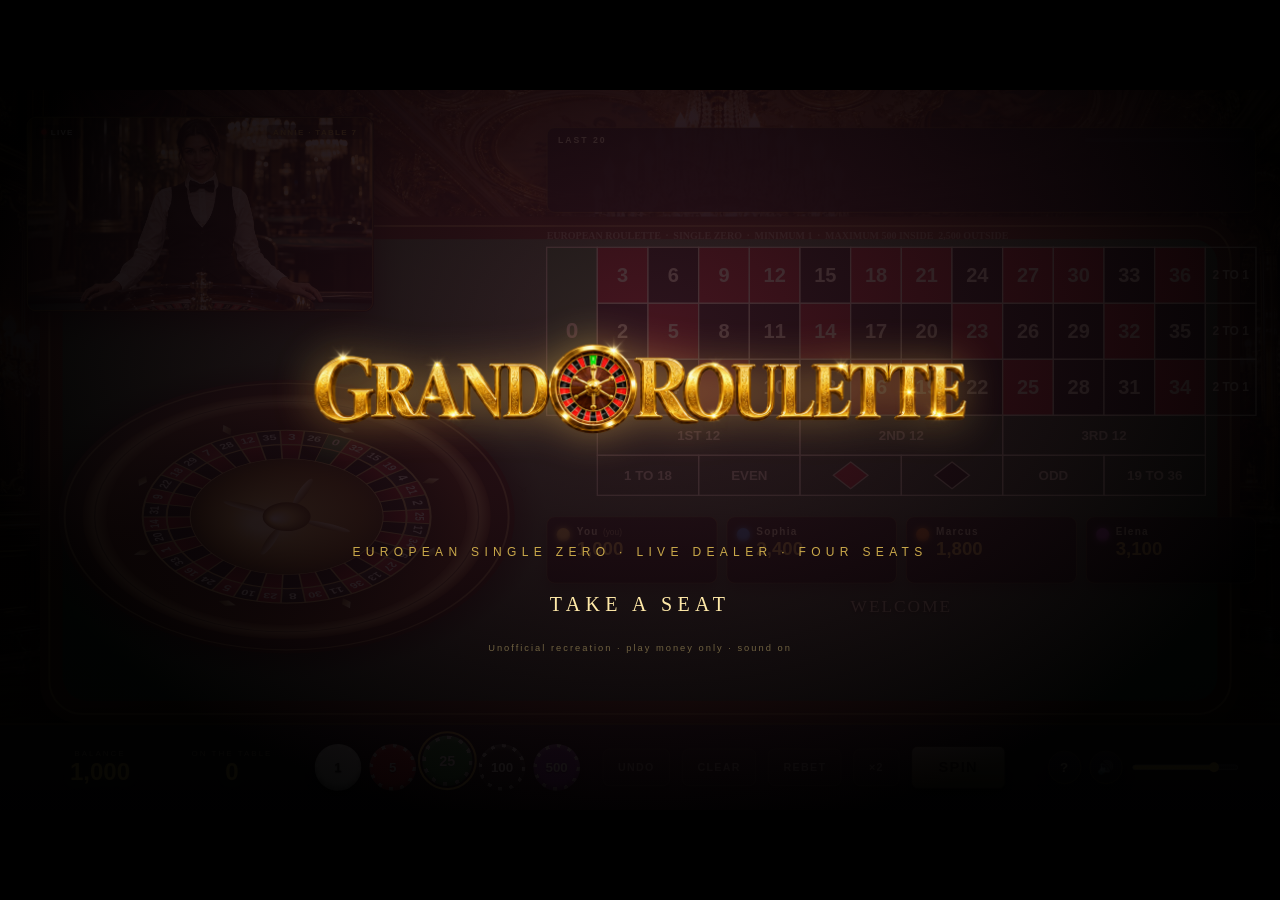
<file: index.html>
<!DOCTYPE html>
<html lang="en">
<head>
<meta charset="utf-8">
<title>Grand Roulette</title>
<meta name="viewport" content="width=device-width, initial-scale=1">
<link rel="stylesheet" href="css/style.css">
</head>
<body>
<div id="stage">
  <canvas id="game" width="1920" height="1080"></canvas>

  <div id="dealer">
    <div class="screen">
      <img id="dealer-img" src="assets/dealer/dealer.png" alt="Dealer">
      <video id="dealer-video" muted playsinline preload="auto"></video>
      <div class="live"><span></span>LIVE</div>
      <div class="dname">ANNIE &middot; TABLE 7</div>
      <div id="caption"></div>
    </div>
  </div>

  <div id="board">
    <div class="head"><span class="title">LAST 20</span><span id="status"></span><div class="timerwrap"><div id="timer"></div></div></div>
    <div id="tokens"></div>
    <div id="stats"></div>
  </div>

  <div id="seats"></div>
  <div id="message"></div>

  <div id="bar">
    <div class="group"><div class="label">BALANCE</div><div class="value" id="balance">0</div></div>
    <div class="group"><div class="label">ON THE TABLE</div><div class="value" id="bet-total">0</div></div>
    <div id="tray">
      <button class="chip c1" data-v="1">1</button><button class="chip c5" data-v="5">5</button><button class="chip c25" data-v="25">25</button><button class="chip c100" data-v="100">100</button><button class="chip c500" data-v="500">500</button>
    </div>
    <button id="btn-undo" class="btn" title="Undo (U)">UNDO</button>
    <button id="btn-clear" class="btn" title="Clear (C)">CLEAR</button>
    <button id="btn-rebet" class="btn" title="Rebet (R)">REBET</button>
    <button id="btn-double" class="btn" title="Double (D)">&times;2</button>
    <button id="btn-spin" class="btn gold" title="Close bets and spin (Space)">SPIN</button>
    <div class="side"><button id="btn-help" class="btn icon" title="Help (H)">?</button><button id="btn-sound" class="btn icon" title="Mute (M)">&#128266;</button><input id="vol" type="range" min="0" max="1" step="0.01" title="Volume"></div>
  </div>

  <div id="help" class="hidden"><div class="panel"><h2>GRAND ROULETTE &mdash; PAYS &amp; RULES</h2><div id="help-body"></div><button id="help-close" class="btn gold">CLOSE</button></div></div>

  <div id="splash">
    <div class="inner">
      <img class="logo" src="assets/logo.png" alt="GRAND ROULETTE" onerror="this.style.display='none'">
      <div class="sub">EUROPEAN SINGLE ZERO &middot; LIVE DEALER &middot; FOUR SEATS</div>
      <div id="splash-text">LOADING&hellip;</div>
      <div class="note">Unofficial recreation &middot; play money only &middot; sound on</div>
    </div>
  </div>
</div>

<script src="js/config.js"></script>
<script src="js/table.js"></script>
<script src="js/audio.js"></script>
<script src="js/audio-roulette.js"></script>
<script src="js/fx.js"></script>
<script src="js/wheel.js"></script>
<script src="js/dealer.js"></script>
<script src="js/players.js"></script>
<script src="js/renderer.js"></script>
<script src="js/game.js"></script>
<script src="js/ui.js"></script>
<script src="js/main.js"></script>
</body>
</html>
</file>
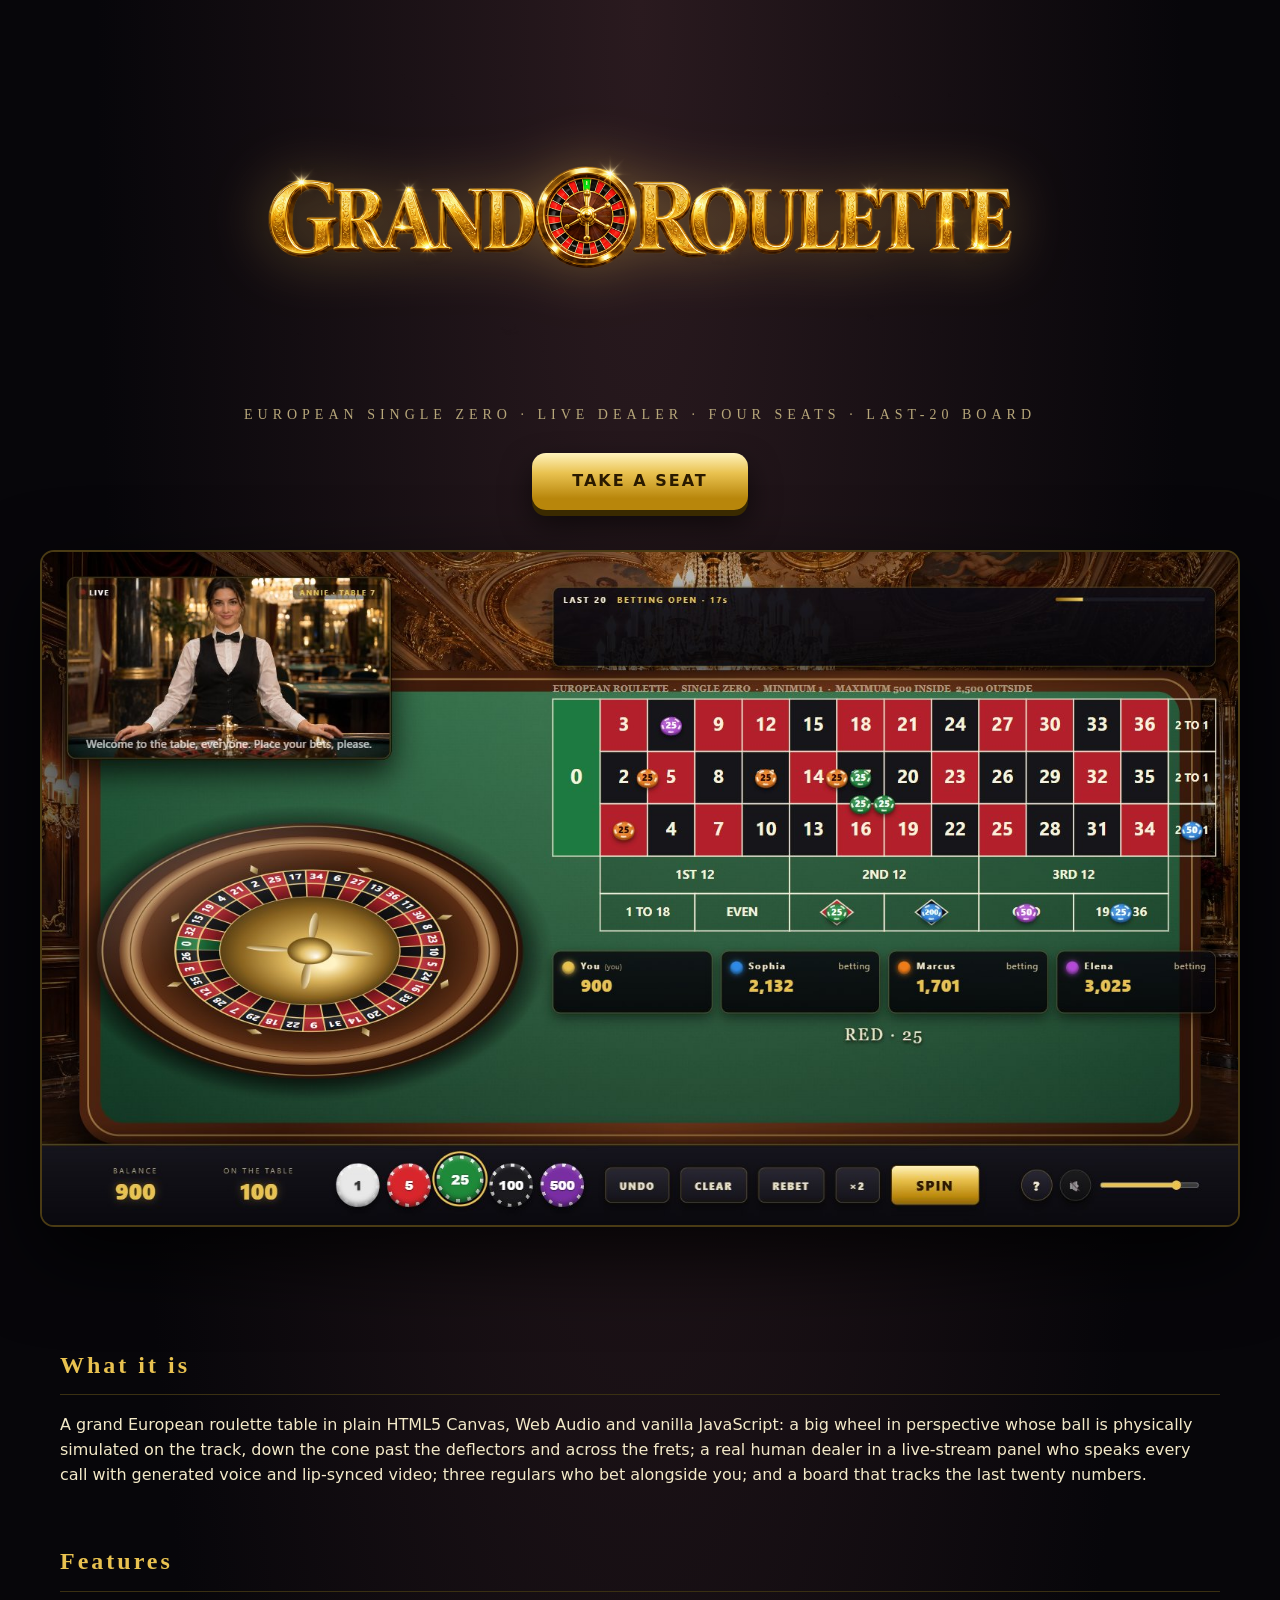
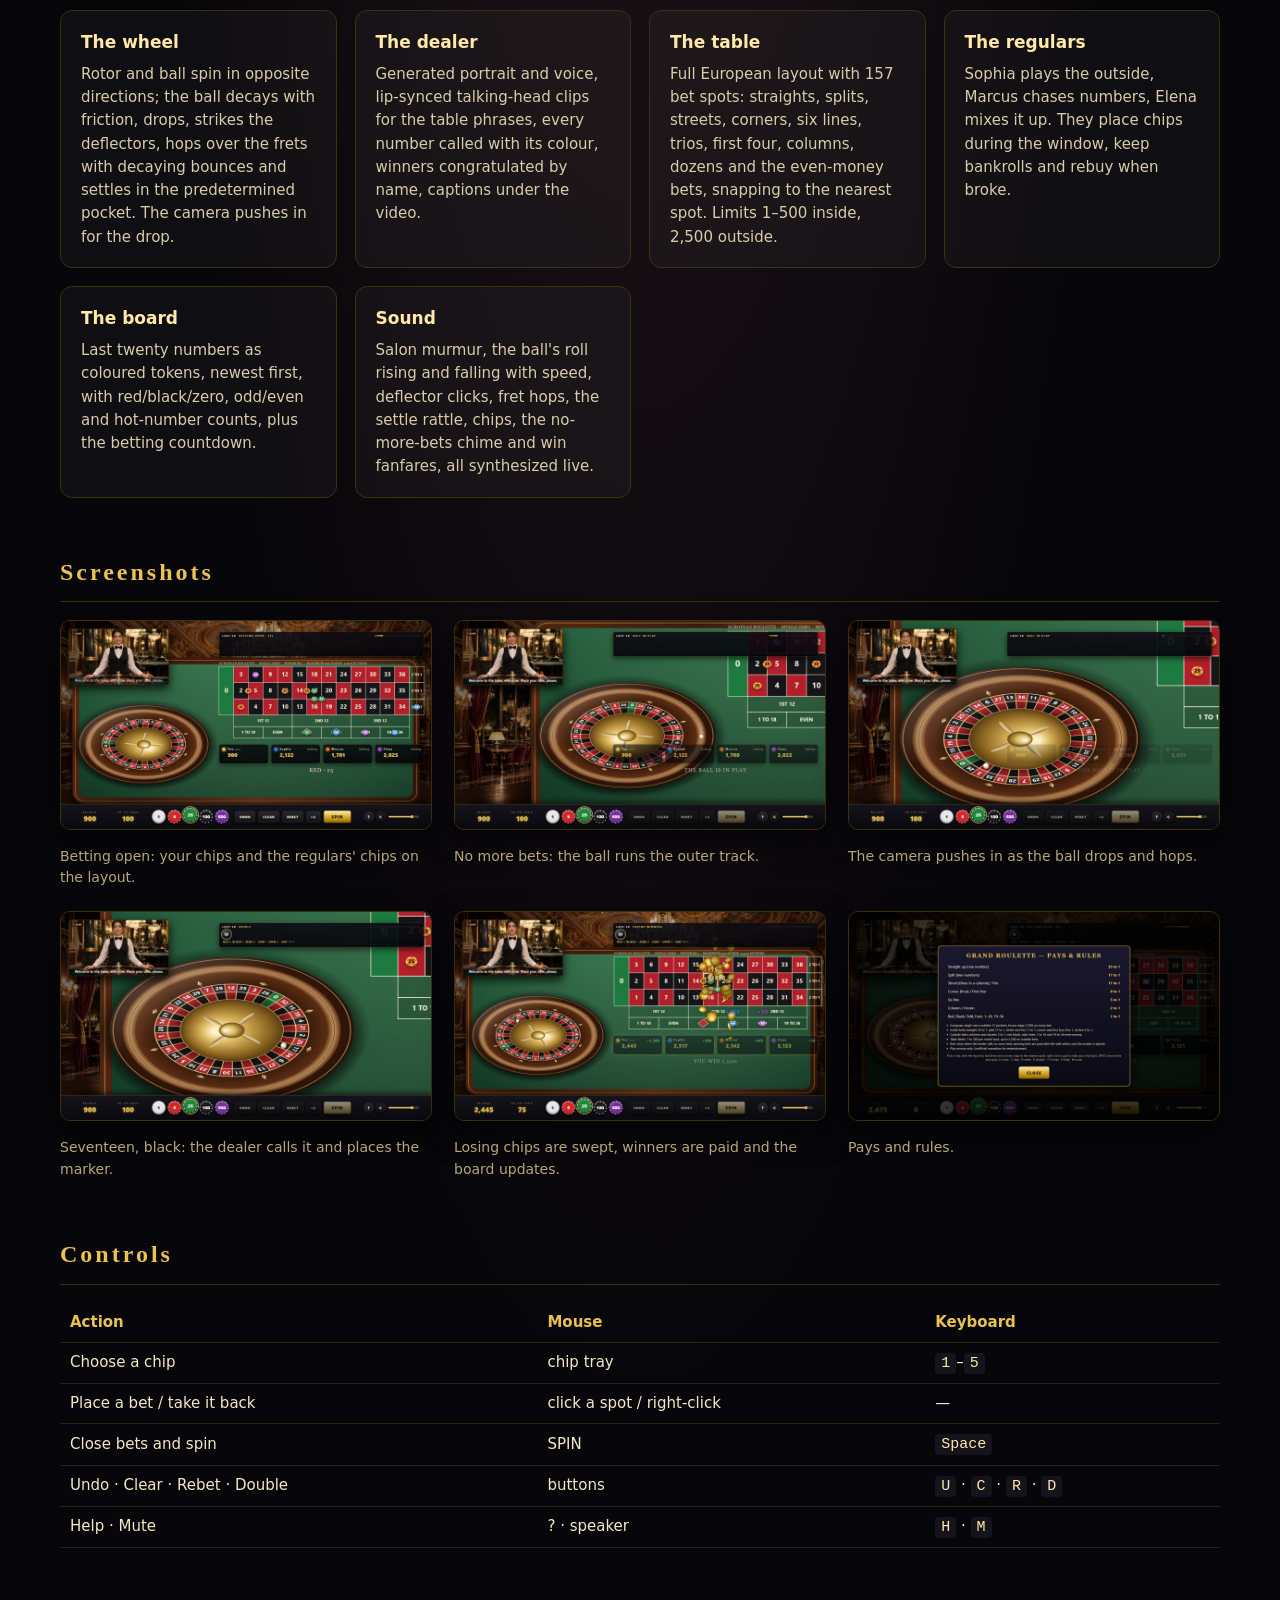
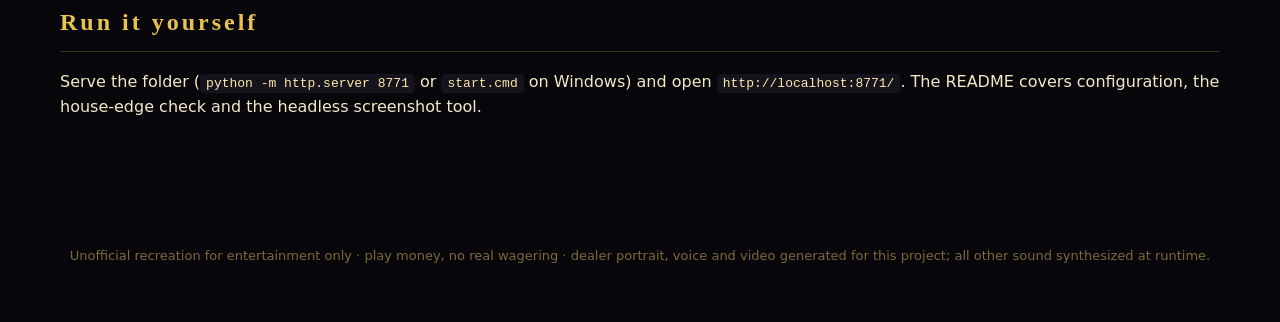
<file: docs/index.html>
<!DOCTYPE html>
<html lang="en">
<head>
<meta charset="utf-8">
<title>Grand Roulette &mdash; live-dealer European roulette in the browser</title>
<meta name="viewport" content="width=device-width, initial-scale=1">
<meta name="description" content="A grand European roulette table with a physically simulated wheel and ball, a lip-synced human dealer who talks to the table, three AI players and a last-20 history board. Plain HTML5 Canvas and Web Audio.">
<meta property="og:title" content="Grand Roulette"><meta property="og:image" content="screenshots/hero.jpg">
<style>
  :root { --gold: #e9c250; --paper: #f3e9c8; --muted: #b7a77a; }
  * { box-sizing: border-box; }
  body { margin: 0; background: radial-gradient(ellipse at 50% 0%, #2a1a1f 0%, #07060a 60%); color: var(--paper); font-family: "Segoe UI", system-ui, sans-serif; line-height: 1.55; }
  a { color: var(--gold); }
  header { text-align: center; padding: 56px 20px 24px; }
  header img.logo { width: min(760px, 92vw); filter: drop-shadow(0 0 30px rgba(255,200,90,.35)); }
  header p.tag { font-family: Georgia, serif; letter-spacing: 5px; color: var(--muted); margin: 14px 0 28px; font-size: 14px; text-transform: uppercase; }
  .cta { display: inline-block; padding: 16px 40px; border-radius: 14px; font-weight: 800; letter-spacing: 2px; color: #2a1a00; text-decoration: none; background: linear-gradient(180deg, #fff3bd, #e9c250 35%, #b8860b 80%); box-shadow: 0 6px 0 #3a2a00, 0 14px 30px rgba(0,0,0,.6); }
  .hero { display: block; width: min(1200px, 94vw); margin: 40px auto 0; border-radius: 14px; border: 2px solid #4a3b14; box-shadow: 0 30px 80px rgba(0,0,0,.8); }
  main { max-width: 1200px; margin: 0 auto; padding: 40px 20px 80px; }
  h2 { font-family: Georgia, serif; color: var(--gold); letter-spacing: 3px; font-size: 24px; margin: 56px 0 18px; border-bottom: 1px solid #3a3012; padding-bottom: 10px; }
  .grid { display: grid; grid-template-columns: repeat(auto-fit, minmax(260px, 1fr)); gap: 18px; }
  .card { background: rgba(255,255,255,.03); border: 1px solid #3a3012; border-radius: 12px; padding: 18px 20px; }
  .card h3 { margin: 0 0 8px; color: #ffe9a8; font-size: 17px; } .card p { margin: 0; color: #d9ccaa; font-size: 15px; }
  .shots { display: grid; grid-template-columns: repeat(auto-fit, minmax(340px, 1fr)); gap: 22px; }
  figure { margin: 0; } figure img { width: 100%; border-radius: 10px; border: 1px solid #3a3012; box-shadow: 0 12px 30px rgba(0,0,0,.6); } figcaption { font-size: 14px; color: var(--muted); margin-top: 8px; }
  table { border-collapse: collapse; width: 100%; font-size: 15px; } td, th { border-bottom: 1px solid #2a2410; padding: 8px 10px; text-align: left; } th { color: var(--gold); }
  footer { text-align: center; color: #7d6a3a; font-size: 13px; padding: 30px 20px 60px; }
  code { background: #15131c; padding: 2px 6px; border-radius: 4px; color: #ffe9a8; }
</style>
</head>
<body>
<header>
  <img class="logo" src="../assets/logo.png" alt="GRAND ROULETTE">
  <p class="tag">European single zero &middot; live dealer &middot; four seats &middot; last-20 board</p>
  <a class="cta" href="../index.html">TAKE A SEAT</a>
  <img class="hero" src="screenshots/hero.jpg" alt="The table: dealer panel, wheel, layout with chips, seats and history board">
</header>
<main>
  <h2>What it is</h2>
  <p>A grand European roulette table in plain HTML5 Canvas, Web Audio and vanilla JavaScript: a big wheel in perspective whose
    ball is physically simulated on the track, down the cone past the deflectors and across the frets; a real human dealer in a
    live-stream panel who speaks every call with generated voice and lip-synced video; three regulars who bet alongside you; and a
    board that tracks the last twenty numbers.</p>
  <h2>Features</h2>
  <div class="grid">
    <div class="card"><h3>The wheel</h3><p>Rotor and ball spin in opposite directions; the ball decays with friction, drops, strikes the deflectors, hops over the frets with decaying bounces and settles in the predetermined pocket. The camera pushes in for the drop.</p></div>
    <div class="card"><h3>The dealer</h3><p>Generated portrait and voice, lip-synced talking-head clips for the table phrases, every number called with its colour, winners congratulated by name, captions under the video.</p></div>
    <div class="card"><h3>The table</h3><p>Full European layout with 157 bet spots: straights, splits, streets, corners, six lines, trios, first four, columns, dozens and the even-money bets, snapping to the nearest spot. Limits 1–500 inside, 2,500 outside.</p></div>
    <div class="card"><h3>The regulars</h3><p>Sophia plays the outside, Marcus chases numbers, Elena mixes it up. They place chips during the window, keep bankrolls and rebuy when broke.</p></div>
    <div class="card"><h3>The board</h3><p>Last twenty numbers as coloured tokens, newest first, with red/black/zero, odd/even and hot-number counts, plus the betting countdown.</p></div>
    <div class="card"><h3>Sound</h3><p>Salon murmur, the ball's roll rising and falling with speed, deflector clicks, fret hops, the settle rattle, chips, the no-more-bets chime and win fanfares, all synthesized live.</p></div>
  </div>
  <h2>Screenshots</h2>
  <div class="shots">
    <figure><img src="screenshots/table.jpg" alt="Betting"><figcaption>Betting open: your chips and the regulars' chips on the layout.</figcaption></figure>
    <figure><img src="screenshots/spin.jpg" alt="Ball on the track"><figcaption>No more bets: the ball runs the outer track.</figcaption></figure>
    <figure><img src="screenshots/drop.jpg" alt="Ball dropping"><figcaption>The camera pushes in as the ball drops and hops.</figcaption></figure>
    <figure><img src="screenshots/result.jpg" alt="Result"><figcaption>Seventeen, black: the dealer calls it and places the marker.</figcaption></figure>
    <figure><img src="screenshots/payout.jpg" alt="Payout"><figcaption>Losing chips are swept, winners are paid and the board updates.</figcaption></figure>
    <figure><img src="screenshots/help.jpg" alt="Help"><figcaption>Pays and rules.</figcaption></figure>
  </div>
  <h2>Controls</h2>
  <table>
    <tr><th>Action</th><th>Mouse</th><th>Keyboard</th></tr>
    <tr><td>Choose a chip</td><td>chip tray</td><td><code>1</code>–<code>5</code></td></tr>
    <tr><td>Place a bet / take it back</td><td>click a spot / right-click</td><td>&mdash;</td></tr>
    <tr><td>Close bets and spin</td><td>SPIN</td><td><code>Space</code></td></tr>
    <tr><td>Undo · Clear · Rebet · Double</td><td>buttons</td><td><code>U</code> · <code>C</code> · <code>R</code> · <code>D</code></td></tr>
    <tr><td>Help · Mute</td><td>? · speaker</td><td><code>H</code> · <code>M</code></td></tr>
  </table>
  <h2>Run it yourself</h2>
  <p>Serve the folder (<code>python -m http.server 8771</code> or <code>start.cmd</code> on Windows) and open <code>http://localhost:8771/</code>. The README covers configuration, the house-edge check and the headless screenshot tool.</p>
</main>
<footer>Unofficial recreation for entertainment only &middot; play money, no real wagering &middot; dealer portrait, voice and video generated for this project; all other sound synthesized at runtime.</footer>
</body>
</html>
</file>
<file: css/style.css>
/* GRAND ROULETTE — HUD styling. Stage is a fixed 1920x1080 scene scaled to fit. */
:root { --gold: #e9c250; --cream: #f3e9c8; --font: "Segoe UI", "Helvetica Neue", Arial, sans-serif; --serif: Georgia, "Times New Roman", serif; }
* { box-sizing: border-box; }
html, body { margin: 0; height: 100%; background: #000; overflow: hidden; font-family: var(--font); color: var(--cream); user-select: none; -webkit-user-select: none; }
#stage { position: fixed; left: 50%; top: 50%; width: 1920px; height: 1080px; transform: translate(-50%, -50%); transform-origin: center center; }
#game { position: absolute; left: 0; top: 0; display: block; }

/* ---------------------------------------------------------- dealer panel */
#dealer { position: absolute; left: 40px; top: 40px; width: 520px; height: 292px; }
#dealer .screen { position: relative; width: 100%; height: 100%; border-radius: 14px; overflow: hidden; background: #000; border: 2px solid #5a4a1a; box-shadow: 0 0 0 1px #000, 0 20px 50px rgba(0,0,0,.8), inset 0 0 40px rgba(0,0,0,.4); }
#dealer img, #dealer video { position: absolute; inset: 0; width: 100%; height: 100%; object-fit: cover; }
#dealer video { display: none; }
#dealer img { animation: breathe 5s ease-in-out infinite; transform-origin: 50% 100%; }
@keyframes breathe { 0%, 100% { transform: scale(1); } 50% { transform: scale(1.012); } }
#dealer .live { position: absolute; left: 12px; top: 10px; font-size: 12px; font-weight: 700; letter-spacing: 2px; color: #fff; background: rgba(0,0,0,.45); padding: 4px 10px 4px 8px; border-radius: 6px; display: flex; align-items: center; gap: 6px; }
#dealer .live span { width: 8px; height: 8px; border-radius: 50%; background: #ff2a2a; box-shadow: 0 0 8px #ff2a2a; animation: blink 1.4s infinite; }
@keyframes blink { 0%, 100% { opacity: 1; } 50% { opacity: .3; } }
#dealer .dname { position: absolute; right: 12px; top: 10px; font-size: 12px; letter-spacing: 2px; color: var(--gold); background: rgba(0,0,0,.45); padding: 4px 10px; border-radius: 6px; font-weight: 700; }
#caption { position: absolute; left: 0; right: 0; bottom: 0; padding: 10px 16px; font-size: 18px; font-weight: 600; text-align: center; color: #fff; background: linear-gradient(180deg, rgba(0,0,0,0), rgba(0,0,0,.75)); opacity: 0; transition: opacity .25s; text-shadow: 0 1px 2px #000; }
#caption.show { opacity: 1; }

/* -------------------------------------------------------------- board */
#board { position: absolute; left: 820px; top: 56px; width: 1064px; height: 128px; padding: 10px 16px; border-radius: 12px; background: linear-gradient(180deg, rgba(14,12,20,.92), rgba(6,6,10,.92)); border: 1px solid #5a4a1a; box-shadow: 0 10px 30px rgba(0,0,0,.6); }
#board .head { display: flex; align-items: center; gap: 16px; font-size: 13px; letter-spacing: 3px; color: var(--gold); font-weight: 700; }
#board .head .title { color: var(--cream); }
#board .timerwrap { margin-left: auto; width: 240px; height: 6px; background: #1a1a22; border-radius: 3px; overflow: hidden; }
#timer { height: 100%; width: 0; background: linear-gradient(90deg, #8a5a06, #f8d865); transition: width .25s linear; }
#tokens { display: flex; gap: 6px; margin-top: 10px; height: 44px; align-items: center; }
#tokens .tok { width: 44px; height: 44px; border-radius: 50%; display: flex; align-items: center; justify-content: center; font-weight: 800; font-size: 18px; color: #fff; border: 2px solid rgba(255,255,255,.25); box-shadow: inset 0 -4px 8px rgba(0,0,0,.4), 0 3px 6px rgba(0,0,0,.5); }
#tokens .tok.red { background: radial-gradient(circle at 35% 30%, #ff6b6b, #b31f2a 60%, #6a0f16); }
#tokens .tok.black { background: radial-gradient(circle at 35% 30%, #5a5a66, #17171c 60%, #000); }
#tokens .tok.green { background: radial-gradient(circle at 35% 30%, #5fd98a, #1d7a40 60%, #0c4423); }
#tokens .tok.new { outline: 2px solid var(--gold); outline-offset: 2px; transform: scale(1.08); }
#tokens .empty { color: #8a7f5f; font-size: 14px; letter-spacing: 2px; }
#stats { margin-top: 8px; font-size: 13px; letter-spacing: 1px; color: #c9bb8f; }
#stats b { color: var(--gold); font-weight: 700; margin-left: 4px; }

/* -------------------------------------------------------------- seats */
#seats { position: absolute; left: 820px; top: 640px; width: 1064px; height: 100px; display: grid; grid-template-columns: repeat(4, 1fr); gap: 14px; }
.seat { position: relative; border-radius: 12px; padding: 12px 14px 10px 44px; background: linear-gradient(180deg, rgba(10,10,16,.85), rgba(4,4,8,.9)); border: 1px solid rgba(233,194,80,.35); box-shadow: 0 8px 20px rgba(0,0,0,.5); transition: box-shadow .3s, border-color .3s; }
.seat .dot { position: absolute; left: 14px; top: 16px; width: 20px; height: 20px; border-radius: 50%; background: var(--c); box-shadow: 0 0 10px var(--c), inset 0 -3px 4px rgba(0,0,0,.4); }
.seat .name { font-size: 15px; letter-spacing: 2px; color: var(--cream); font-weight: 700; } .seat .name small { color: #a89b78; font-weight: 400; letter-spacing: 0; }
.seat .bal { font-size: 28px; font-weight: 800; color: var(--gold); margin-top: 2px; font-variant-numeric: tabular-nums; }
.seat .last { position: absolute; right: 14px; top: 14px; font-size: 14px; color: #c9bb8f; letter-spacing: 1px; }
.seat.won { border-color: var(--gold); box-shadow: 0 0 24px rgba(233,194,80,.5); }
.seat.won .last { color: #7cff9d; font-weight: 700; font-size: 18px; }
#message { position: absolute; left: 820px; top: 760px; width: 1064px; text-align: center; font-family: var(--serif); font-size: 26px; letter-spacing: 3px; color: var(--cream); text-shadow: 0 2px 6px #000; }
#seats, #message { transition: opacity .5s; }
#stage.zoomed #seats, #stage.zoomed #message { opacity: 0; pointer-events: none; }

/* ---------------------------------------------------------------- bar */
#bar { position: absolute; left: 0; top: 950px; width: 1920px; height: 130px; display: flex; align-items: center; gap: 18px; padding: 0 60px; background: linear-gradient(180deg, #16141c, #0a090e); border-top: 2px solid #5a4a1a; box-shadow: 0 -10px 30px rgba(0,0,0,.6); }
#bar .group { text-align: center; min-width: 180px; }
#bar .label { font-size: 12px; letter-spacing: 3px; color: #a89b78; }
#bar .value { font-size: 36px; font-weight: 800; color: var(--gold); font-variant-numeric: tabular-nums; text-shadow: 0 0 14px rgba(233,194,80,.35); }
#tray { display: flex; gap: 12px; margin: 0 16px; }
.chip { width: 70px; height: 70px; border-radius: 50%; border: 0; cursor: pointer; font-weight: 900; font-size: 20px; color: #fff; position: relative; box-shadow: inset 0 -5px 8px rgba(0,0,0,.45), inset 0 4px 6px rgba(255,255,255,.35), 0 6px 12px rgba(0,0,0,.6); transition: transform .12s;
  background-color: var(--bg); background-image: radial-gradient(circle, var(--bg) 0 60%, transparent 61%), repeating-conic-gradient(rgba(255,255,255,.9) 0 10deg, transparent 10deg 30deg); text-shadow: 0 1px 2px rgba(0,0,0,.6); }
.chip.c1 { --bg: #e8e8e8; color: #333; } .chip.c5 { --bg: #d8262c; } .chip.c25 { --bg: #1f8a3a; } .chip.c100 { --bg: #1b1b1f; } .chip.c500 { --bg: #7a2ea3; }
.chip:hover { transform: translateY(-4px); } .chip.sel { transform: translateY(-10px) scale(1.08); outline: 3px solid var(--gold); outline-offset: 3px; }
.btn { font-family: var(--font); font-weight: 800; letter-spacing: 2px; font-size: 16px; cursor: pointer; border: 1px solid #6a5a2a; color: var(--cream); background: linear-gradient(180deg, #2a2834, #15141b); border-radius: 10px; padding: 0 22px; height: 56px; box-shadow: 0 4px 0 #0a0a0e, 0 8px 16px rgba(0,0,0,.5); transition: transform .06s, filter .15s; }
.btn:hover { filter: brightness(1.15); } .btn:active { transform: translateY(3px); box-shadow: 0 1px 0 #0a0a0e; }
.btn:disabled { filter: grayscale(.6) brightness(.6); cursor: default; transform: none; }
.btn.gold { background: linear-gradient(180deg, #fff3bd, #e9c250 35%, #b8860b 80%, #8a640f); color: #2a1a00; border-color: #5a3d08; font-size: 22px; padding: 0 40px; height: 64px; }
.btn.pulse { animation: pulse 1.4s ease-in-out infinite; }
@keyframes pulse { 0%, 100% { filter: brightness(1); } 50% { filter: brightness(1.2) drop-shadow(0 0 14px rgba(255,220,120,.8)); } }
.side { margin-left: auto; display: flex; align-items: center; gap: 12px; }
.btn.icon { width: 50px; height: 50px; border-radius: 50%; padding: 0; font-size: 20px; }
#btn-sound.muted { filter: grayscale(.7) brightness(.7); }
#vol { width: 160px; accent-color: var(--gold); cursor: pointer; }

/* ------------------------------------------------------------ overlays */
#help { position: absolute; inset: 0; background: rgba(0,0,0,.78); display: flex; align-items: center; justify-content: center; z-index: 20; }
#help.hidden, #splash.hidden { display: none; }
#help .panel { width: 1000px; max-height: 940px; overflow: auto; padding: 30px 40px 36px; border-radius: 18px; background: linear-gradient(180deg, #1a1830, #0a0a14); border: 3px solid #b8942c; box-shadow: 0 0 60px rgba(0,0,0,.9); text-align: center; }
#help h2 { margin: 0 0 18px; font-family: var(--serif); font-size: 30px; letter-spacing: 4px; color: var(--gold); }
#help .btn { margin-top: 12px; }
table.pays { width: 100%; border-collapse: collapse; font-size: 19px; margin-bottom: 14px; }
table.pays td { padding: 8px 10px; border-bottom: 1px solid #2a2410; text-align: left; } table.pays td:last-child { text-align: right; color: var(--gold); font-weight: 700; }
.rules { text-align: left; font-size: 16px; line-height: 1.5; color: #e6d7b0; padding-left: 22px; margin: 10px 0; }
.hint { font-size: 15px; color: #c9bb8f; }
#splash { position: absolute; inset: 0; z-index: 30; display: flex; align-items: center; justify-content: center; cursor: pointer; background: radial-gradient(ellipse at 50% 35%, rgba(50,20,30,.85) 0%, rgba(0,0,0,.96) 75%); }
#splash .inner { text-align: center; }
#splash .logo { width: 1000px; max-width: 90vw; filter: drop-shadow(0 0 30px rgba(255,200,90,.45)); }
#splash .sub { font-size: 18px; letter-spacing: 8px; color: #c9a84a; margin: 14px 0 50px; }
#splash-text { font-size: 30px; letter-spacing: 8px; color: #ffe9a8; font-family: var(--serif); }
#splash.ready #splash-text { animation: blink 1.4s ease-in-out infinite; }
#splash .note { margin-top: 40px; font-size: 14px; letter-spacing: 3px; color: #6f6140; }
</file>
